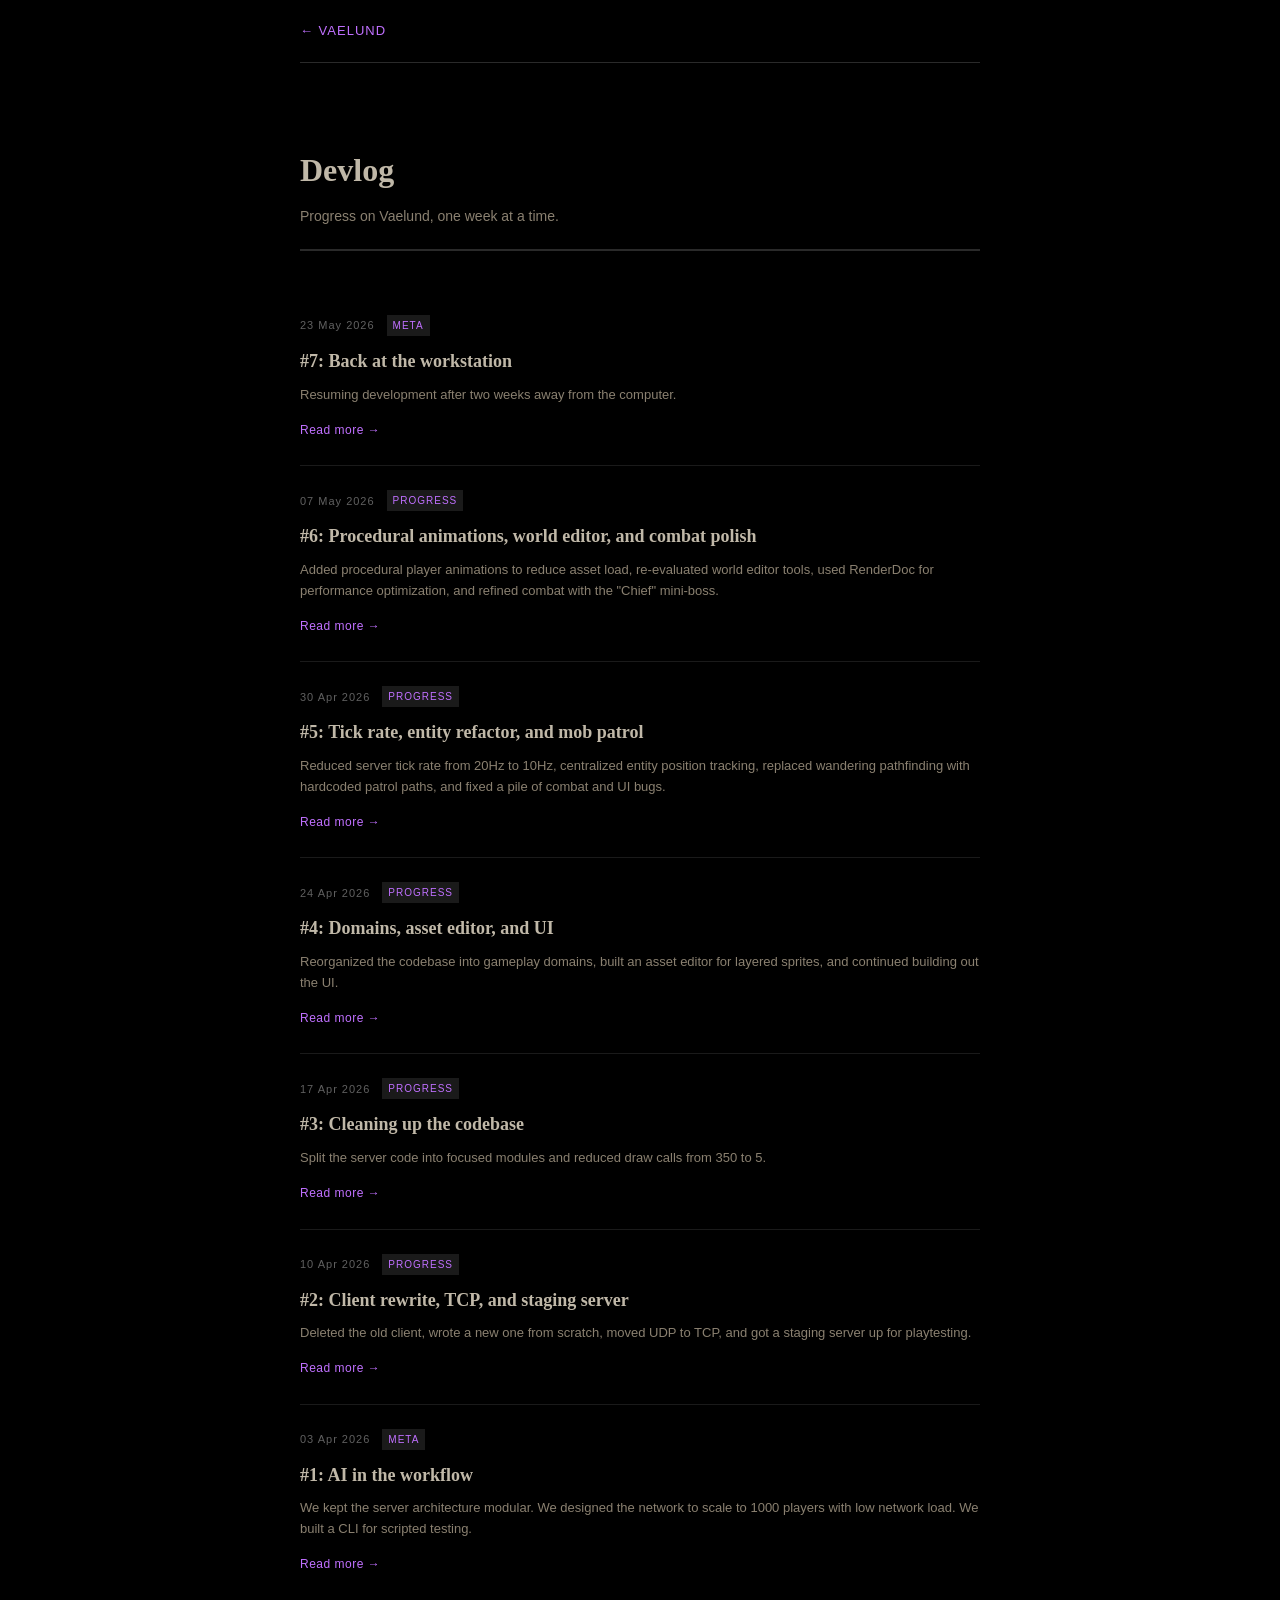
<file: devlog/index.html>
<!DOCTYPE html>
<html lang="en">
<head>
  <meta charset="utf-8">
  <meta name="viewport" content="width=device-width, initial-scale=1">
  <title>Devlog -- Vaelund</title>
  <link rel="stylesheet" href="/static/css/devlog.css">
  <link rel="icon" type="image/png" href="/favicon.png">
</head>
<body>
  <nav class="devlog-nav">
    <a href="/" class="site-link">← Vaelund</a>
  </nav>
  <main class="devlog-index">
    <header class="index-header">
      <h1>Devlog</h1>
      <p>Progress on Vaelund, one week at a time.</p>
    </header>
    <div class="post-list">
      <article class="post-card">
        <div class="post-meta">
          <span class="post-date">23 May 2026</span>
          <span class="post-tag">meta</span>
        </div>
        <h2 class="post-title"><a href="/devlog/7-back-at-the-workstation">#7: Back at the workstation</a></h2>
        <p class="post-excerpt">Resuming development after two weeks away from the computer.</p>
        <a href="/devlog/7-back-at-the-workstation" class="read-more">Read more →</a>
      </article>

      <article class="post-card">
        <div class="post-meta">
          <span class="post-date">07 May 2026</span>
          <span class="post-tag">progress</span>
        </div>
        <h2 class="post-title"><a href="/devlog/6-procedural-animations-world-editor-and-combat-polish">#6: Procedural animations, world editor, and combat polish</a></h2>
        <p class="post-excerpt">Added procedural player animations to reduce asset load, re-evaluated world editor tools, used RenderDoc for performance optimization, and refined combat with the "Chief" mini-boss.</p>
        <a href="/devlog/6-procedural-animations-world-editor-and-combat-polish" class="read-more">Read more →</a>
      </article>

      <article class="post-card">
        <div class="post-meta">
          <span class="post-date">30 Apr 2026</span>
          <span class="post-tag">progress</span>
        </div>
        <h2 class="post-title"><a href="/devlog/5-tick-rate-entity-refactor-and-mob-patrol">#5: Tick rate, entity refactor, and mob patrol</a></h2>
        <p class="post-excerpt">Reduced server tick rate from 20Hz to 10Hz, centralized entity position tracking, replaced wandering pathfinding with hardcoded patrol paths, and fixed a pile of combat and UI bugs.</p>
        <a href="/devlog/5-tick-rate-entity-refactor-and-mob-patrol" class="read-more">Read more →</a>
      </article>

      <article class="post-card">
        <div class="post-meta">
          <span class="post-date">24 Apr 2026</span>
          <span class="post-tag">progress</span>
        </div>
        <h2 class="post-title"><a href="/devlog/4-domains-asset-editor-and-ui">#4: Domains, asset editor, and UI</a></h2>
        <p class="post-excerpt">Reorganized the codebase into gameplay domains, built an asset editor for layered sprites, and continued building out the UI.</p>
        <a href="/devlog/4-domains-asset-editor-and-ui" class="read-more">Read more →</a>
      </article>

      <article class="post-card">
        <div class="post-meta">
          <span class="post-date">17 Apr 2026</span>
          <span class="post-tag">progress</span>
        </div>
        <h2 class="post-title"><a href="/devlog/3-cleaning-up-the-codebase">#3: Cleaning up the codebase</a></h2>
        <p class="post-excerpt">Split the server code into focused modules and reduced draw calls from 350 to 5.</p>
        <a href="/devlog/3-cleaning-up-the-codebase" class="read-more">Read more →</a>
      </article>

      <article class="post-card">
        <div class="post-meta">
          <span class="post-date">10 Apr 2026</span>
          <span class="post-tag">progress</span>
        </div>
        <h2 class="post-title"><a href="/devlog/2-client-rewrite-tcp-and-staging-server">#2: Client rewrite, TCP, and staging server</a></h2>
        <p class="post-excerpt">Deleted the old client, wrote a new one from scratch, moved UDP to TCP, and got a staging server up for playtesting.</p>
        <a href="/devlog/2-client-rewrite-tcp-and-staging-server" class="read-more">Read more →</a>
      </article>

      <article class="post-card">
        <div class="post-meta">
          <span class="post-date">03 Apr 2026</span>
          <span class="post-tag">meta</span>
        </div>
        <h2 class="post-title"><a href="/devlog/1-ai-in-the-workflow">#1: AI in the workflow</a></h2>
        <p class="post-excerpt">We kept the server architecture modular. We designed the network to scale to 1000 players with low network load. We built a CLI for scripted testing.</p>
        <a href="/devlog/1-ai-in-the-workflow" class="read-more">Read more →</a>
      </article>

    </div>
  </main>
</body>
</html>
</file>
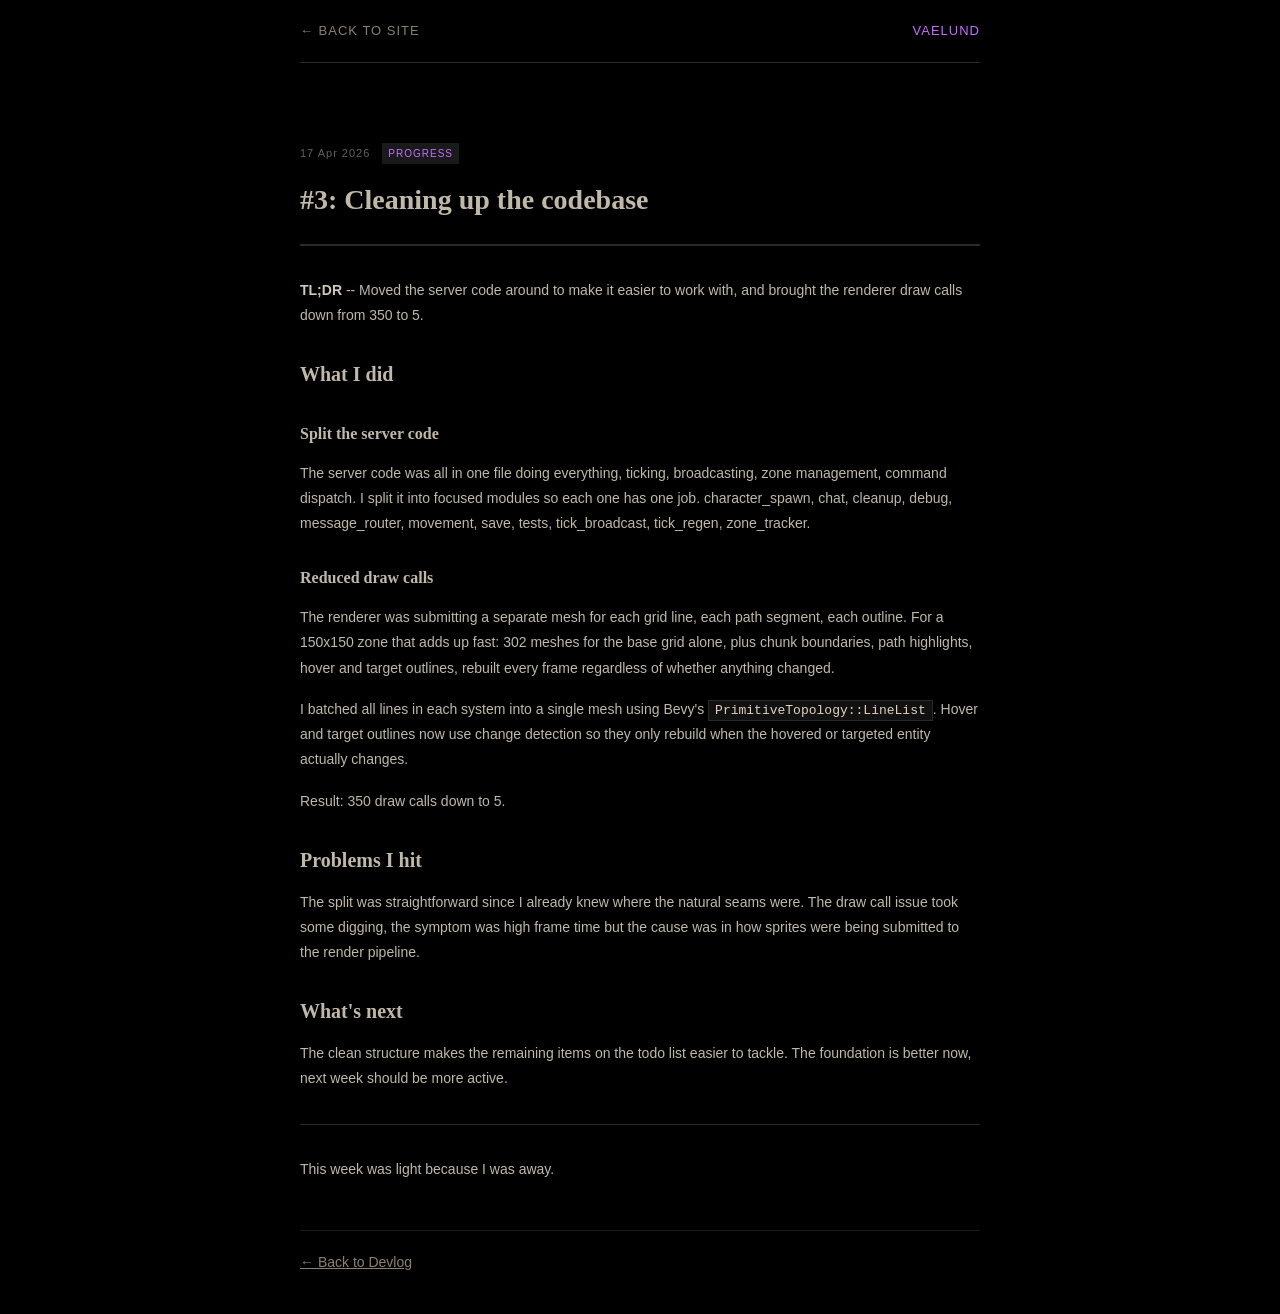
<file: devlog/3-cleaning-up-the-codebase.html>
<!DOCTYPE html>
<html lang="en">
<head>
  <meta charset="utf-8">
  <meta name="viewport" content="width=device-width, initial-scale=1">
  <title>#3: Cleaning up the codebase -- Vaelund Devlog</title>
  <link rel="stylesheet" href="/static/css/devlog.css">
  <link rel="icon" type="image/png" href="/favicon.png">
</head>
<body>
  <nav class="devlog-nav">
    <a href="/#devlog" class="back-link">← Back to site</a>
    <a href="/" class="site-link">Vaelund</a>
  </nav>
  <main class="devlog-post">
    <header class="post-header">
      <div class="post-meta">
        <span class="post-date">17 Apr 2026</span>
        <span class="post-tag">progress</span>
      </div>
      <h1 class="post-title">#3: Cleaning up the codebase</h1>
    </header>
    <div class="post-body">
<p><strong>TL;DR</strong> -- Moved the server code around to make it easier to work with, and brought the renderer draw calls down from 350 to 5.</p>
<h2>What I did</h2>
<h3>Split the server code</h3>
<p>The server code was all in one file doing everything, ticking, broadcasting, zone management, command dispatch. I split it into focused modules so each one has one job. character_spawn, chat, cleanup, debug, message_router, movement, save, tests, tick_broadcast, tick_regen, zone_tracker.</p>
<h3>Reduced draw calls</h3>
<p>The renderer was submitting a separate mesh for each grid line, each path segment, each outline. For a 150x150 zone that adds up fast: 302 meshes for the base grid alone, plus chunk boundaries, path highlights, hover and target outlines, rebuilt every frame regardless of whether anything changed.</p>
<p>I batched all lines in each system into a single mesh using Bevy's <code>PrimitiveTopology::LineList</code>. Hover and target outlines now use change detection so they only rebuild when the hovered or targeted entity actually changes.</p>
<p>Result: 350 draw calls down to 5.</p>
<h2>Problems I hit</h2>
<p>The split was straightforward since I already knew where the natural seams were. The draw call issue took some digging, the symptom was high frame time but the cause was in how sprites were being submitted to the render pipeline.</p>
<h2>What's next</h2>
<p>The clean structure makes the remaining items on the todo list easier to tackle. The foundation is better now, next week should be more active.</p>
<hr>
<p>This week was light because I was away.</p>
    </div>
    <footer class="post-footer">
      <a href="/devlog/" class="back-link">← Back to Devlog</a>
    </footer>
  </main>
</body>
</html>
</file>
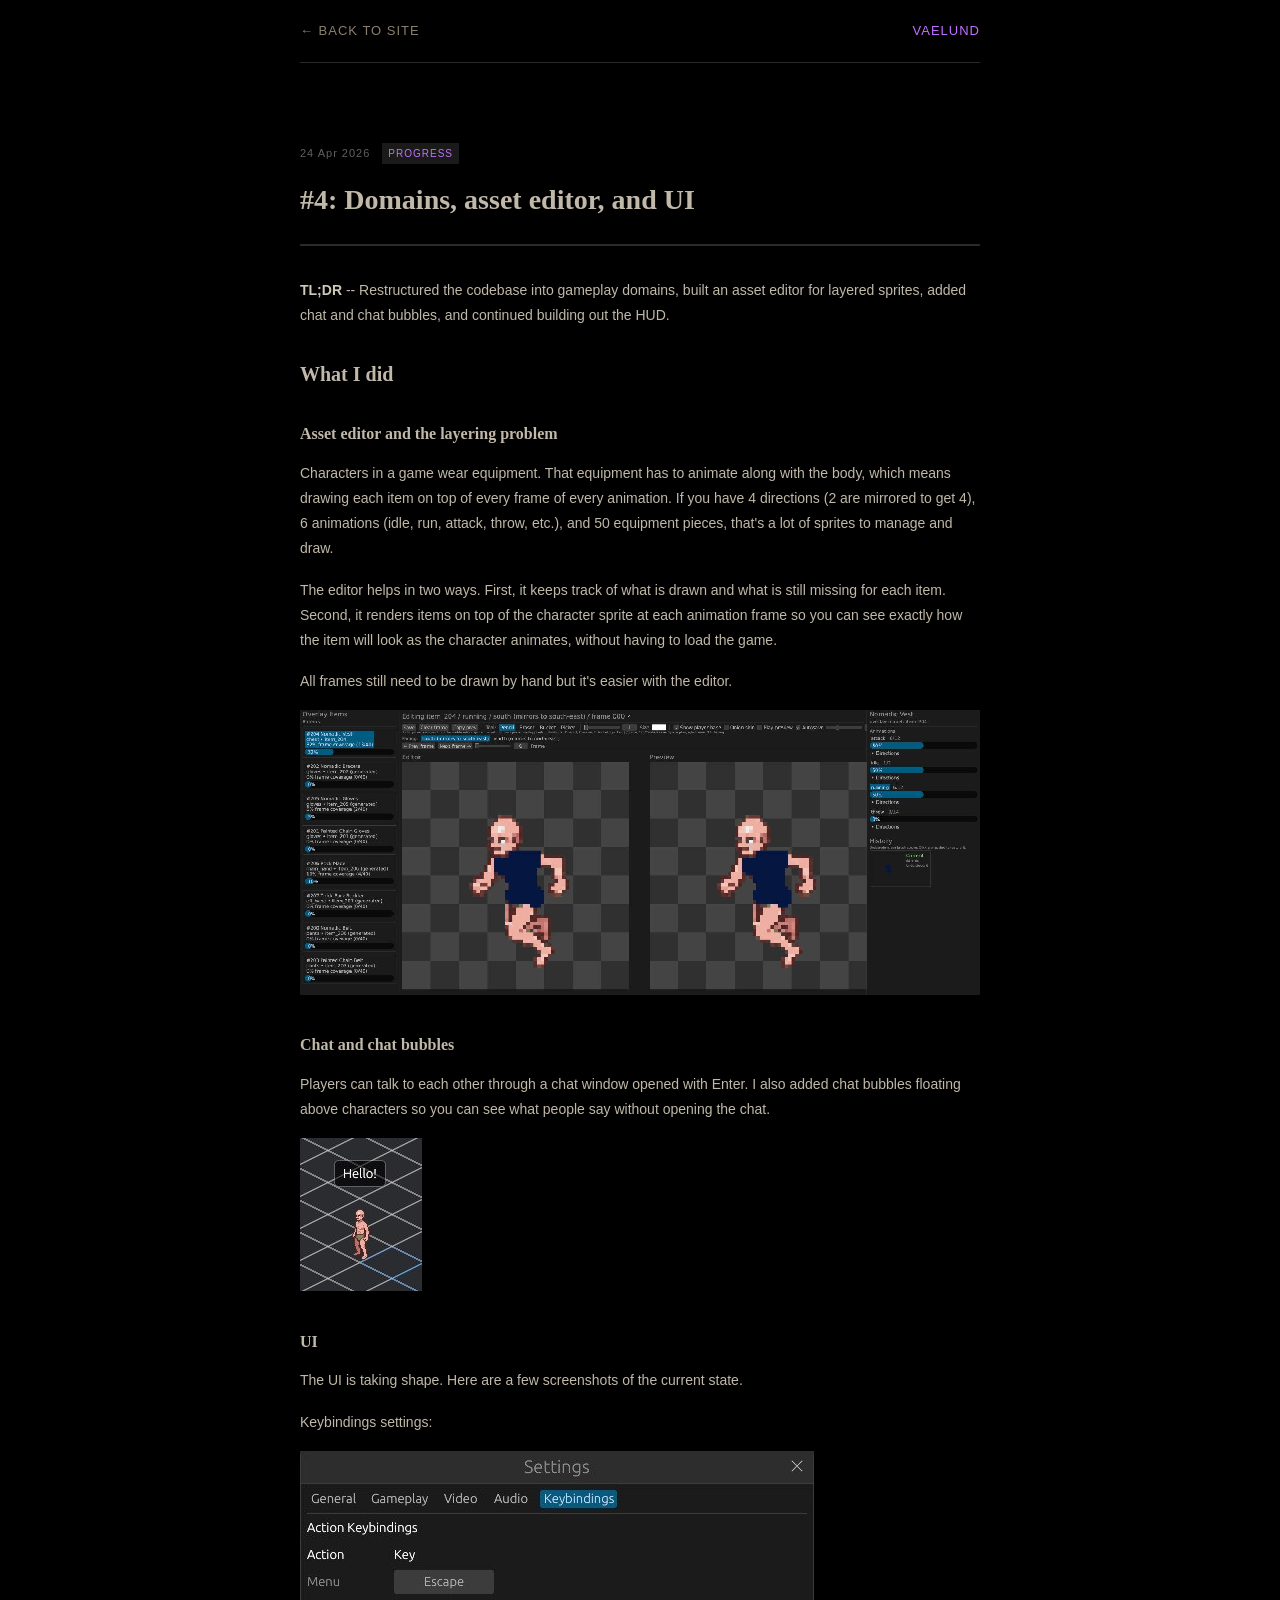
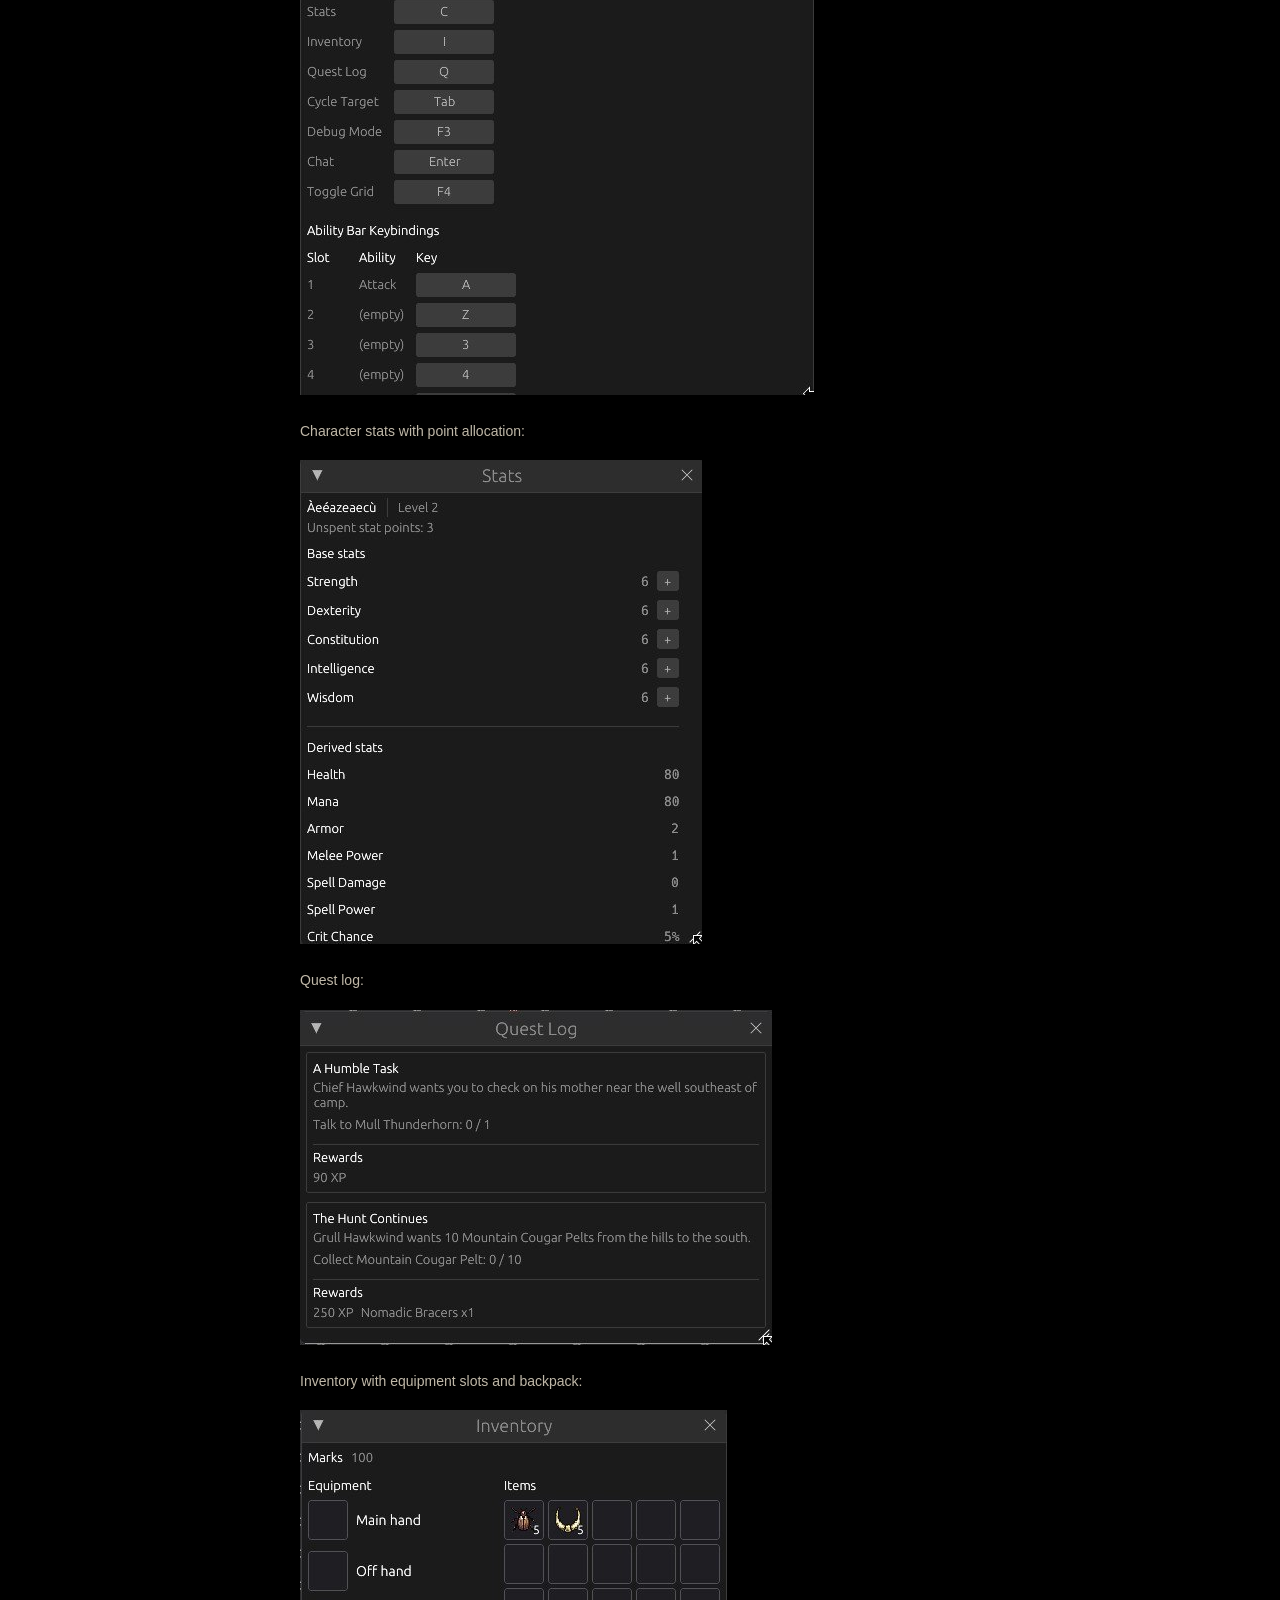
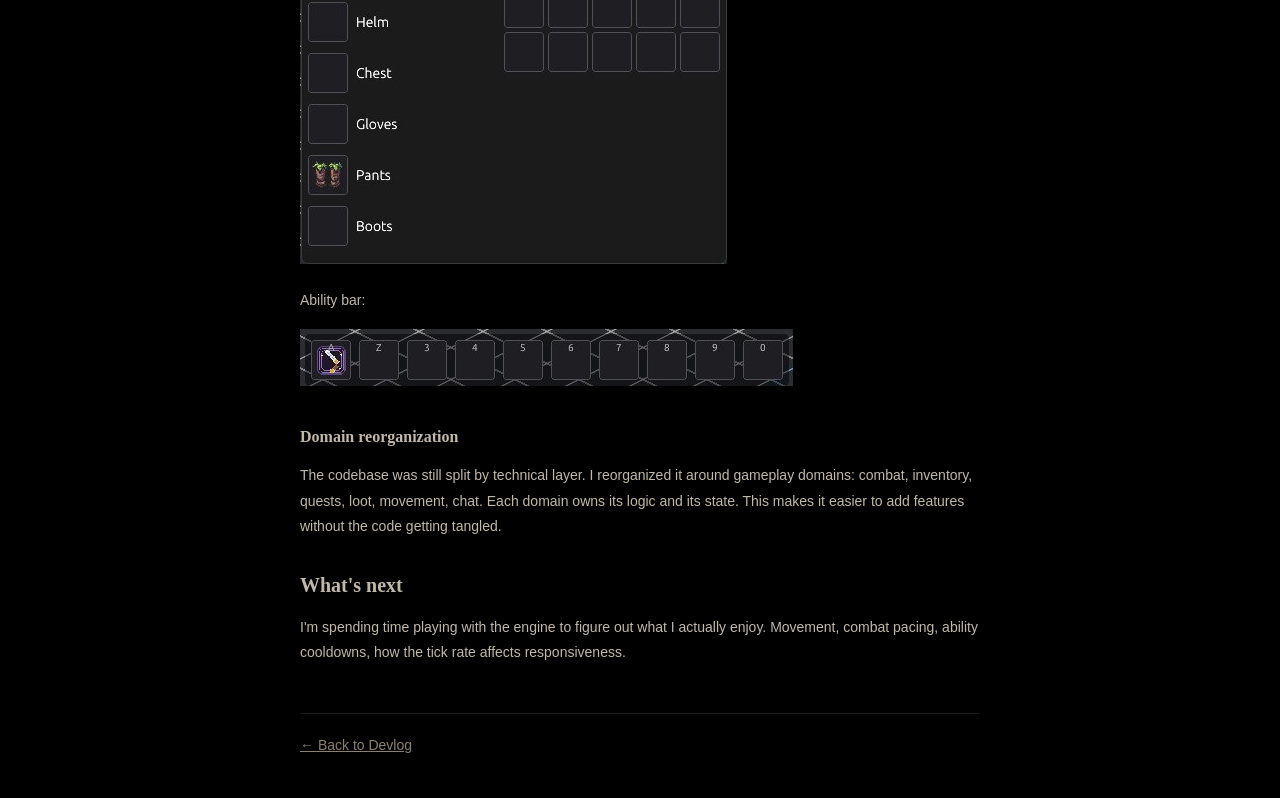
<file: devlog/4-domains-asset-editor-and-ui.html>
<!DOCTYPE html>
<html lang="en">
<head>
  <meta charset="utf-8">
  <meta name="viewport" content="width=device-width, initial-scale=1">
  <title>#4: Domains, asset editor, and UI -- Vaelund Devlog</title>
  <link rel="stylesheet" href="/static/css/devlog.css">
  <link rel="icon" type="image/png" href="/favicon.png">
</head>
<body>
  <nav class="devlog-nav">
    <a href="/#devlog" class="back-link">← Back to site</a>
    <a href="/" class="site-link">Vaelund</a>
  </nav>
  <main class="devlog-post">
    <header class="post-header">
      <div class="post-meta">
        <span class="post-date">24 Apr 2026</span>
        <span class="post-tag">progress</span>
      </div>
      <h1 class="post-title">#4: Domains, asset editor, and UI</h1>
    </header>
    <div class="post-body">
<p><strong>TL;DR</strong> -- Restructured the codebase into gameplay domains, built an asset editor for layered sprites, added chat and chat bubbles, and continued building out the HUD.</p>
<h2>What I did</h2>
<h3>Asset editor and the layering problem</h3>
<p>Characters in a game wear equipment. That equipment has to animate along with the body, which means drawing each item on top of every frame of every animation. If you have 4 directions (2 are mirrored to get 4), 6 animations (idle, run, attack, throw, etc.), and 50 equipment pieces, that's a lot of sprites to manage and draw.</p>
<p>The editor helps in two ways. First, it keeps track of what is drawn and what is still missing for each item. Second, it renders items on top of the character sprite at each animation frame so you can see exactly how the item will look as the character animates, without having to load the game.</p>
<p>All frames still need to be drawn by hand but it's easier with the editor.</p>
<p><img src="/static/img/screenshot-asset-editor.jpg" alt="Asset Editor" style="max-width:100%;"></p>
<h3>Chat and chat bubbles</h3>
<p>Players can talk to each other through a chat window opened with Enter. I also added chat bubbles floating above characters so you can see what people say without opening the chat.</p>
<p><img src="/static/img/screenshot-chat.jpg" alt="Chat" style="max-width:100%;"></p>
<h3>UI</h3>
<p>The UI is taking shape. Here are a few screenshots of the current state.</p>
<p>Keybindings settings:</p>
<p><img src="/static/img/screenshot-keybindings.jpg" alt="Keybindings" style="max-width:100%;"></p>
<p>Character stats with point allocation:</p>
<p><img src="/static/img/screenshot-stats.jpg" alt="Stats" style="max-width:100%;"></p>
<p>Quest log:</p>
<p><img src="/static/img/screenshot-quest-log.jpg" alt="Quest Log" style="max-width:100%;"></p>
<p>Inventory with equipment slots and backpack:</p>
<p><img src="/static/img/screenshot-inventory.jpg" alt="Inventory" style="max-width:100%;"></p>
<p>Ability bar:</p>
<p><img src="/static/img/screenshot-ability-bar.jpg" alt="Ability Bar" style="max-width:100%;"></p>
<h3>Domain reorganization</h3>
<p>The codebase was still split by technical layer. I reorganized it around gameplay domains: combat, inventory, quests, loot, movement, chat. Each domain owns its logic and its state. This makes it easier to add features without the code getting tangled.</p>
<h2>What's next</h2>
<p>I'm spending time playing with the engine to figure out what I actually enjoy. Movement, combat pacing, ability cooldowns, how the tick rate affects responsiveness.</p>
    </div>
    <footer class="post-footer">
      <a href="/devlog/" class="back-link">← Back to Devlog</a>
    </footer>
  </main>
</body>
</html>
</file>
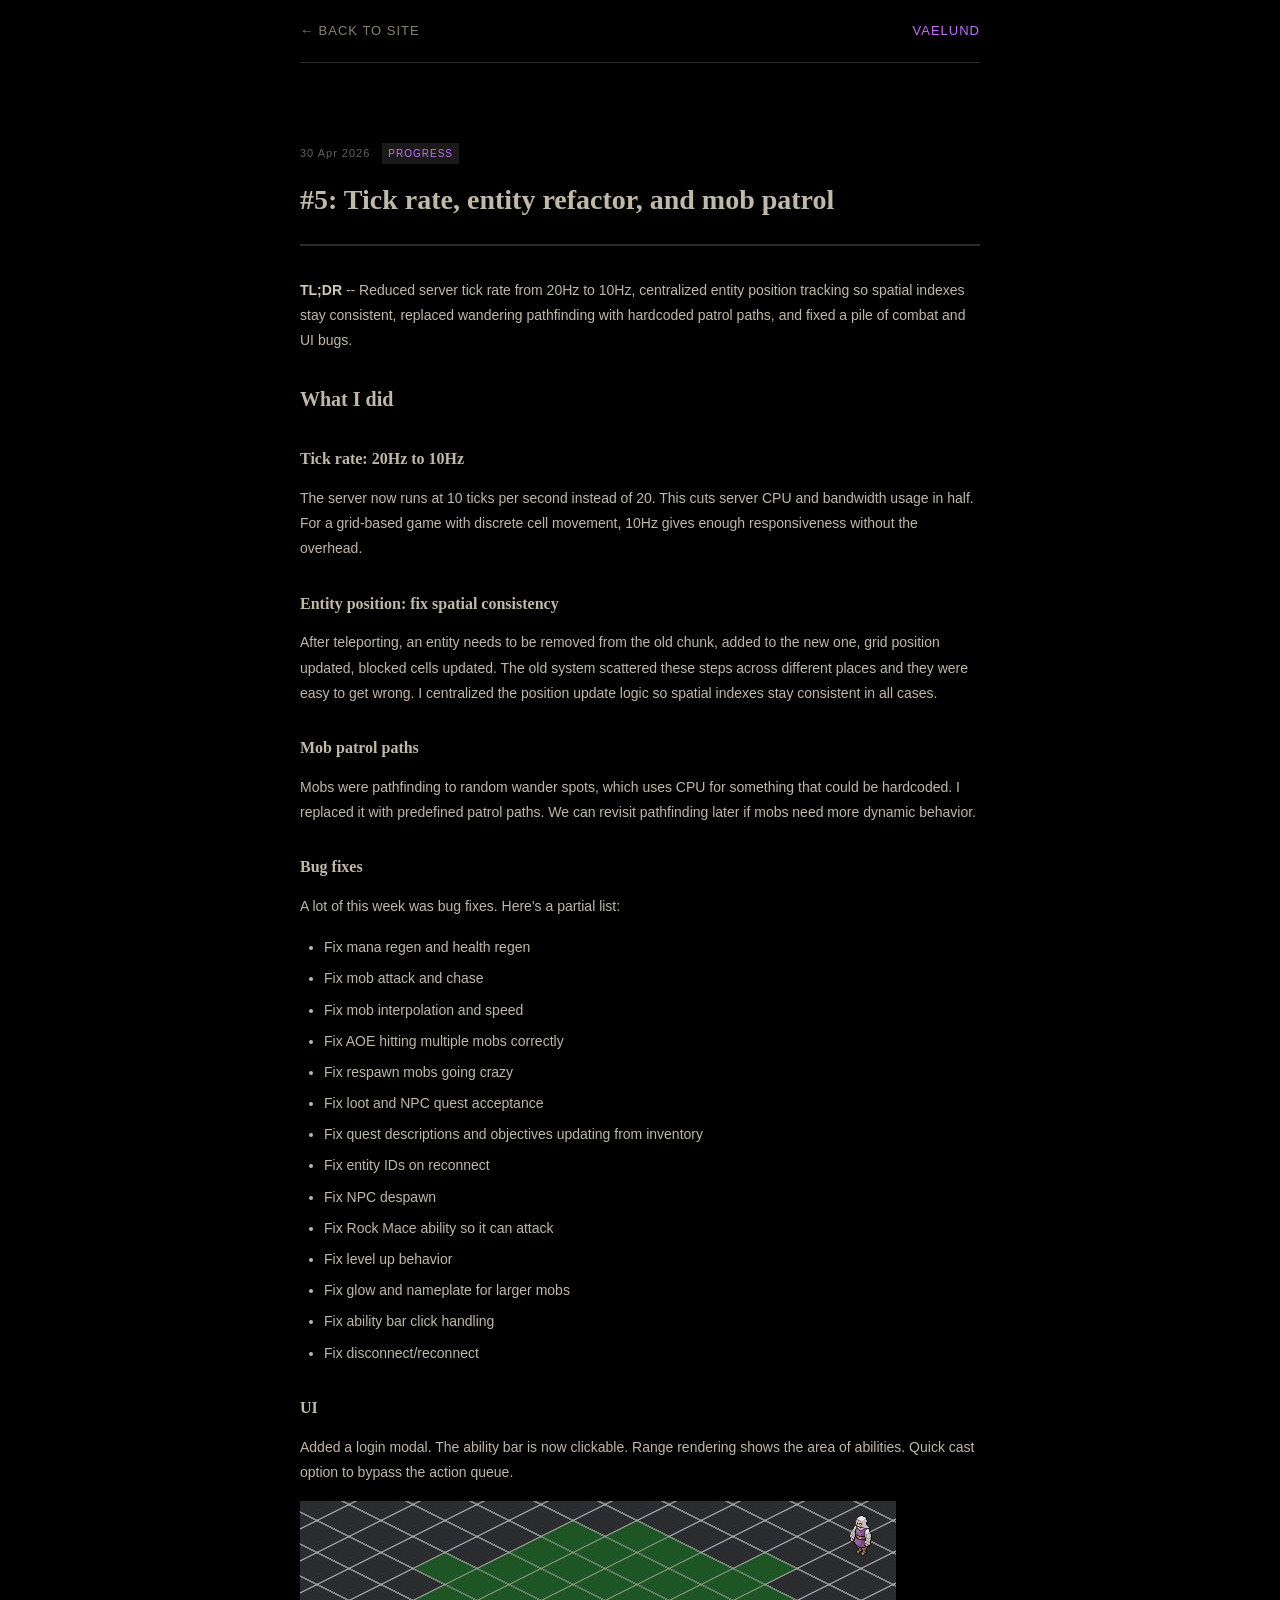
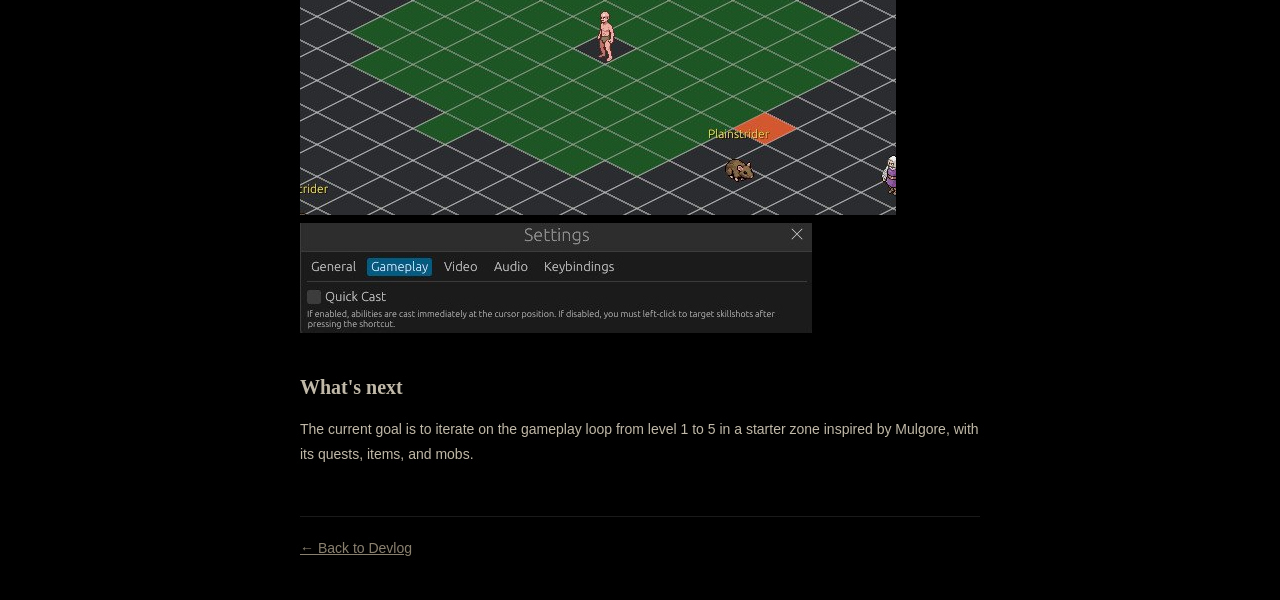
<file: devlog/5-tick-rate-entity-refactor-and-mob-patrol.html>
<!DOCTYPE html>
<html lang="en">
<head>
  <meta charset="utf-8">
  <meta name="viewport" content="width=device-width, initial-scale=1">
  <title>#5: Tick rate, entity refactor, and mob patrol -- Vaelund Devlog</title>
  <link rel="stylesheet" href="/static/css/devlog.css">
  <link rel="icon" type="image/png" href="/favicon.png">
</head>
<body>
  <nav class="devlog-nav">
    <a href="/#devlog" class="back-link">← Back to site</a>
    <a href="/" class="site-link">Vaelund</a>
  </nav>
  <main class="devlog-post">
    <header class="post-header">
      <div class="post-meta">
        <span class="post-date">30 Apr 2026</span>
        <span class="post-tag">progress</span>
      </div>
      <h1 class="post-title">#5: Tick rate, entity refactor, and mob patrol</h1>
    </header>
    <div class="post-body">
<p><strong>TL;DR</strong> -- Reduced server tick rate from 20Hz to 10Hz, centralized entity position tracking so spatial indexes stay consistent, replaced wandering pathfinding with hardcoded patrol paths, and fixed a pile of combat and UI bugs.</p>
<h2>What I did</h2>
<h3>Tick rate: 20Hz to 10Hz</h3>
<p>The server now runs at 10 ticks per second instead of 20. This cuts server CPU and bandwidth usage in half. For a grid-based game with discrete cell movement, 10Hz gives enough responsiveness without the overhead.</p>
<h3>Entity position: fix spatial consistency</h3>
<p>After teleporting, an entity needs to be removed from the old chunk, added to the new one, grid position updated, blocked cells updated. The old system scattered these steps across different places and they were easy to get wrong. I centralized the position update logic so spatial indexes stay consistent in all cases.</p>
<h3>Mob patrol paths</h3>
<p>Mobs were pathfinding to random wander spots, which uses CPU for something that could be hardcoded. I replaced it with predefined patrol paths. We can revisit pathfinding later if mobs need more dynamic behavior.</p>
<h3>Bug fixes</h3>
<p>A lot of this week was bug fixes. Here's a partial list:</p>
<ul>
<li>Fix mana regen and health regen</li>
<li>Fix mob attack and chase</li>
<li>Fix mob interpolation and speed</li>
<li>Fix AOE hitting multiple mobs correctly</li>
<li>Fix respawn mobs going crazy</li>
<li>Fix loot and NPC quest acceptance</li>
<li>Fix quest descriptions and objectives updating from inventory</li>
<li>Fix entity IDs on reconnect</li>
<li>Fix NPC despawn</li>
<li>Fix Rock Mace ability so it can attack</li>
<li>Fix level up behavior</li>
<li>Fix glow and nameplate for larger mobs</li>
<li>Fix ability bar click handling</li>
<li>Fix disconnect/reconnect</li>
</ul>
<h3>UI</h3>
<p>Added a login modal. The ability bar is now clickable. Range rendering shows the area of abilities. Quick cast option to bypass the action queue.</p>
<p><img src="/static/img/screenshot-range-rendering.jpg" alt="Range Rendering" style="max-width:100%;"> <img src="/static/img/screenshot-quickcast.jpg" alt="Quick Cast" style="max-width:100%;"></p>
<h2>What's next</h2>
<p>The current goal is to iterate on the gameplay loop from level 1 to 5 in a starter zone inspired by Mulgore, with its quests, items, and mobs.</p>
    </div>
    <footer class="post-footer">
      <a href="/devlog/" class="back-link">← Back to Devlog</a>
    </footer>
  </main>
</body>
</html>
</file>
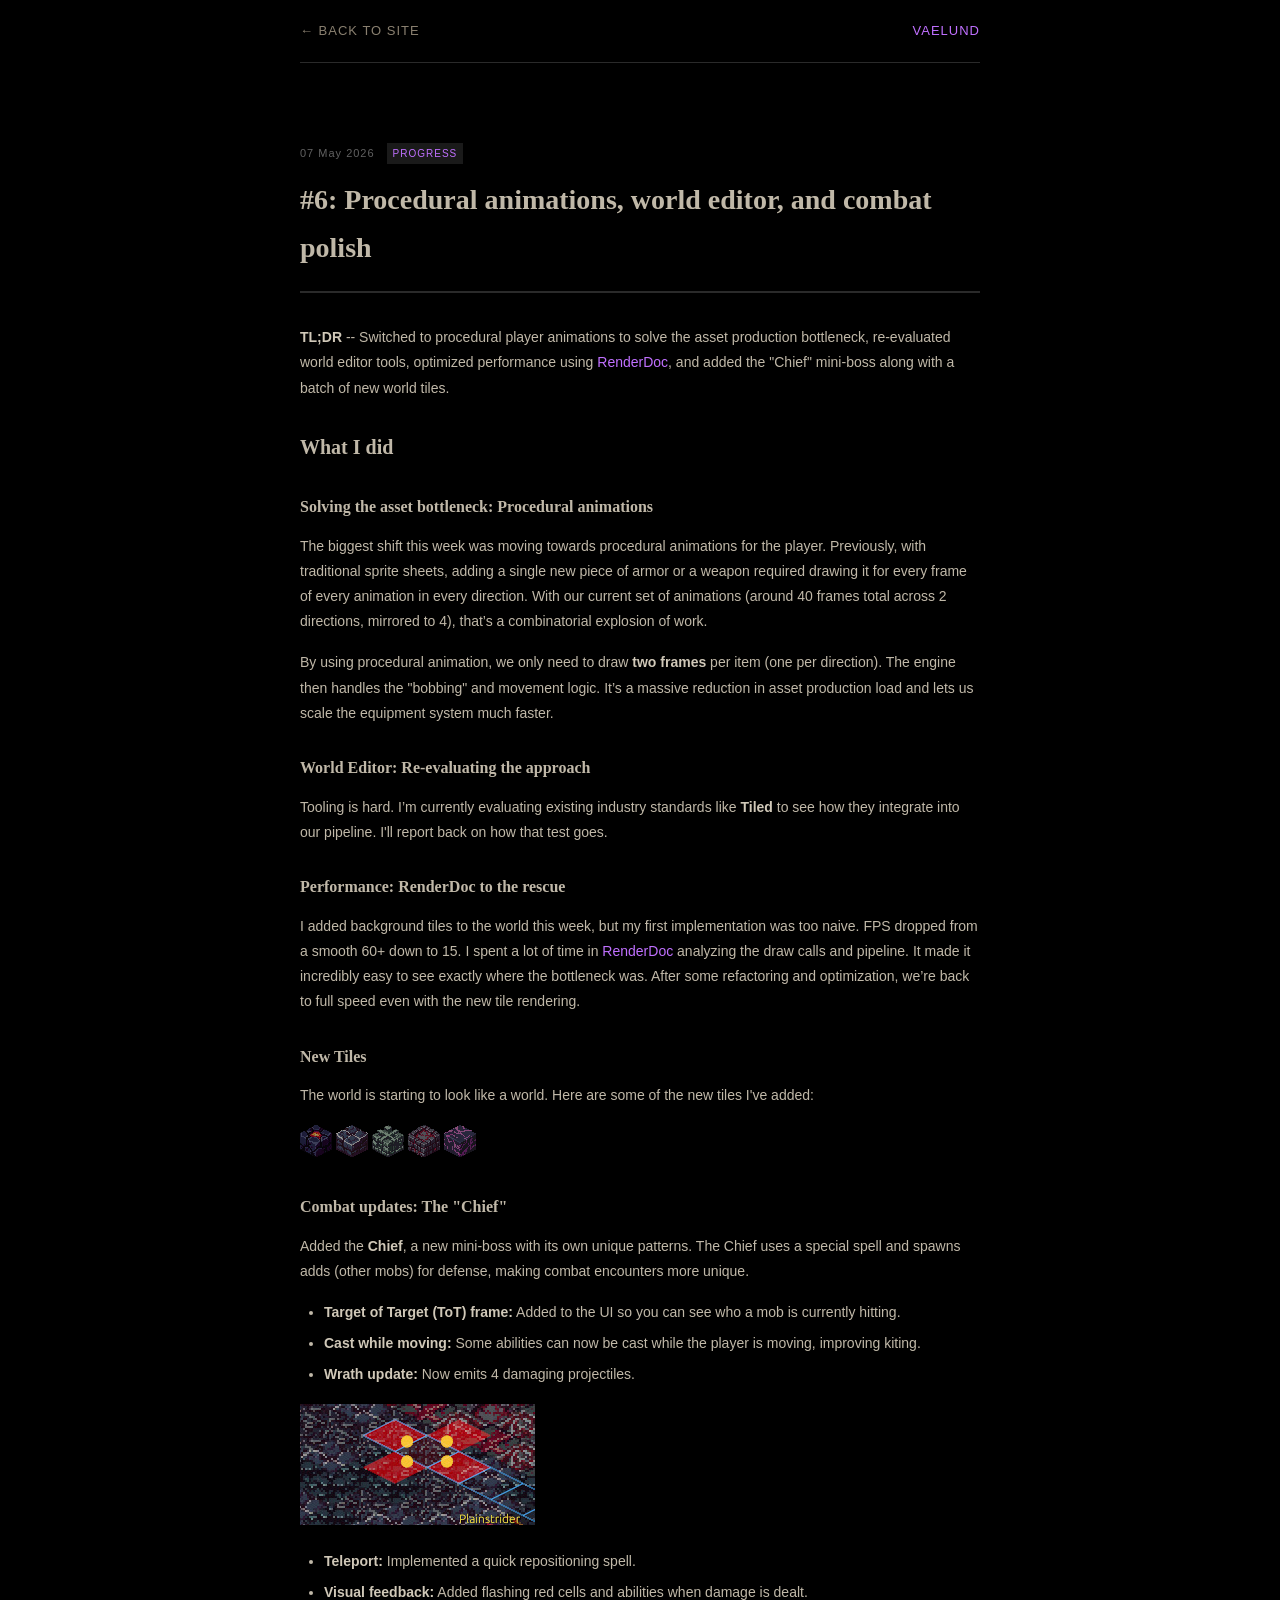
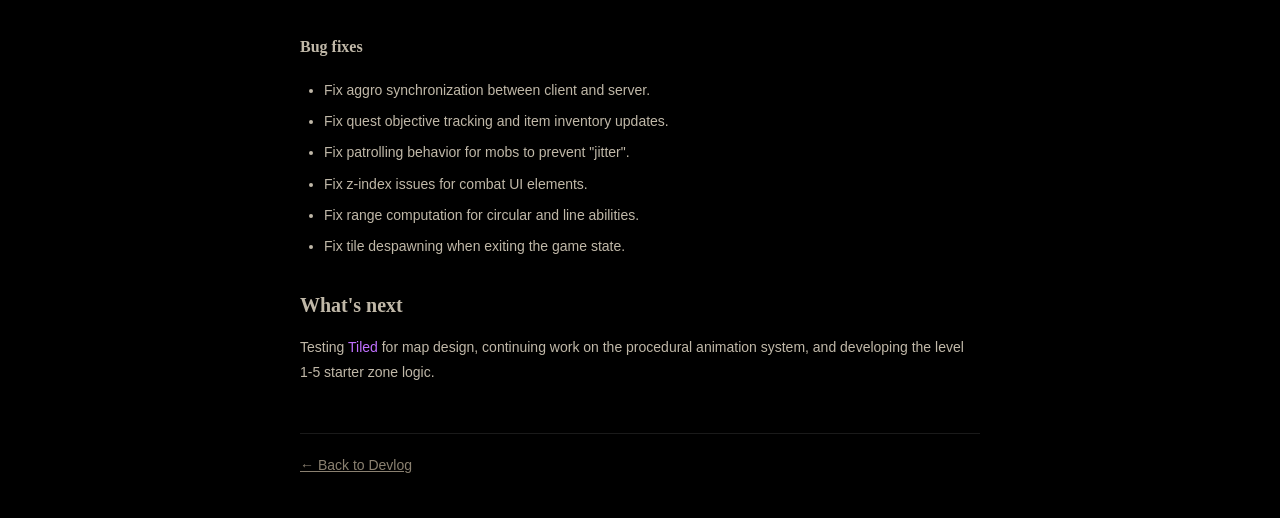
<file: devlog/6-procedural-animations-world-editor-and-combat-polish.html>
<!DOCTYPE html>
<html lang="en">
<head>
  <meta charset="utf-8">
  <meta name="viewport" content="width=device-width, initial-scale=1">
  <title>#6: Procedural animations, world editor, and combat polish -- Vaelund Devlog</title>
  <link rel="stylesheet" href="/static/css/devlog.css">
  <link rel="icon" type="image/png" href="/favicon.png">
</head>
<body>
  <nav class="devlog-nav">
    <a href="/#devlog" class="back-link">← Back to site</a>
    <a href="/" class="site-link">Vaelund</a>
  </nav>
  <main class="devlog-post">
    <header class="post-header">
      <div class="post-meta">
        <span class="post-date">07 May 2026</span>
        <span class="post-tag">progress</span>
      </div>
      <h1 class="post-title">#6: Procedural animations, world editor, and combat polish</h1>
    </header>
    <div class="post-body">
<p><strong>TL;DR</strong> -- Switched to procedural player animations to solve the asset production bottleneck, re-evaluated world editor tools, optimized performance using <a href="https://renderdoc.org/">RenderDoc</a>, and added the "Chief" mini-boss along with a batch of new world tiles.</p>
<h2>What I did</h2>
<h3>Solving the asset bottleneck: Procedural animations</h3>
<p>The biggest shift this week was moving towards procedural animations for the player. Previously, with traditional sprite sheets, adding a single new piece of armor or a weapon required drawing it for every frame of every animation in every direction. With our current set of animations (around 40 frames total across 2 directions, mirrored to 4), that’s a combinatorial explosion of work.</p>
<p>By using procedural animation, we only need to draw <strong>two frames</strong> per item (one per direction). The engine then handles the "bobbing" and movement logic. It’s a massive reduction in asset production load and lets us scale the equipment system much faster.</p>
<h3>World Editor: Re-evaluating the approach</h3>
<p>Tooling is hard. I’m currently evaluating existing industry standards like <a href="https://www.mapeditor.org/"><strong>Tiled</strong></a> to see how they integrate into our pipeline. I'll report back on how that test goes.</p>
<h3>Performance: RenderDoc to the rescue</h3>
<p>I added background tiles to the world this week, but my first implementation was too naive. FPS dropped from a smooth 60+ down to 15. I spent a lot of time in <a href="https://renderdoc.org/">RenderDoc</a> analyzing the draw calls and pipeline. It made it incredibly easy to see exactly where the bottleneck was. After some refactoring and optimization, we’re back to full speed even with the new tile rendering.</p>
<h3>New Tiles</h3>
<p>The world is starting to look like a world. Here are some of the new tiles I've added:</p>
<p><img src="/static/img/tiles/diablo_0.png" alt="Tile 0" style="max-width:100%;"> <img src="/static/img/tiles/diablo_1.png" alt="Tile 1" style="max-width:100%;"> <img src="/static/img/tiles/diablo_2.png" alt="Tile 2" style="max-width:100%;"> <img src="/static/img/tiles/diablo_3.png" alt="Tile 3" style="max-width:100%;"> <img src="/static/img/tiles/diablo_4.png" alt="Tile 4" style="max-width:100%;"></p>
<h3>Combat updates: The "Chief"</h3>
<p>Added the <strong>Chief</strong>, a new mini-boss with its own unique patterns. The Chief uses a special spell and spawns adds (other mobs) for defense, making combat encounters more unique.</p>
<ul>
<li><strong>Target of Target (ToT) frame:</strong> Added to the UI so you can see who a mob is currently hitting.</li>
<li><strong>Cast while moving:</strong> Some abilities can now be cast while the player is moving, improving kiting.</li>
<li><strong>Wrath update:</strong> Now emits 4 damaging projectiles.</li>
</ul>
<p><img src="/static/img/screenshot-wrath-impact.jpg" alt="Wrath Impact" style="max-width:100%;"></p>
<ul>
<li><strong>Teleport:</strong> Implemented a quick repositioning spell.</li>
<li><strong>Visual feedback:</strong> Added flashing red cells and abilities when damage is dealt.</li>
</ul>
<h3>Bug fixes</h3>
<ul>
<li>Fix aggro synchronization between client and server.</li>
<li>Fix quest objective tracking and item inventory updates.</li>
<li>Fix patrolling behavior for mobs to prevent "jitter".</li>
<li>Fix z-index issues for combat UI elements.</li>
<li>Fix range computation for circular and line abilities.</li>
<li>Fix tile despawning when exiting the game state.</li>
</ul>
<h2>What's next</h2>
<p>Testing <a href="https://www.mapeditor.org/">Tiled</a> for map design, continuing work on the procedural animation system, and developing the level 1-5 starter zone logic.</p>
    </div>
    <footer class="post-footer">
      <a href="/devlog/" class="back-link">← Back to Devlog</a>
    </footer>
  </main>
</body>
</html>
</file>
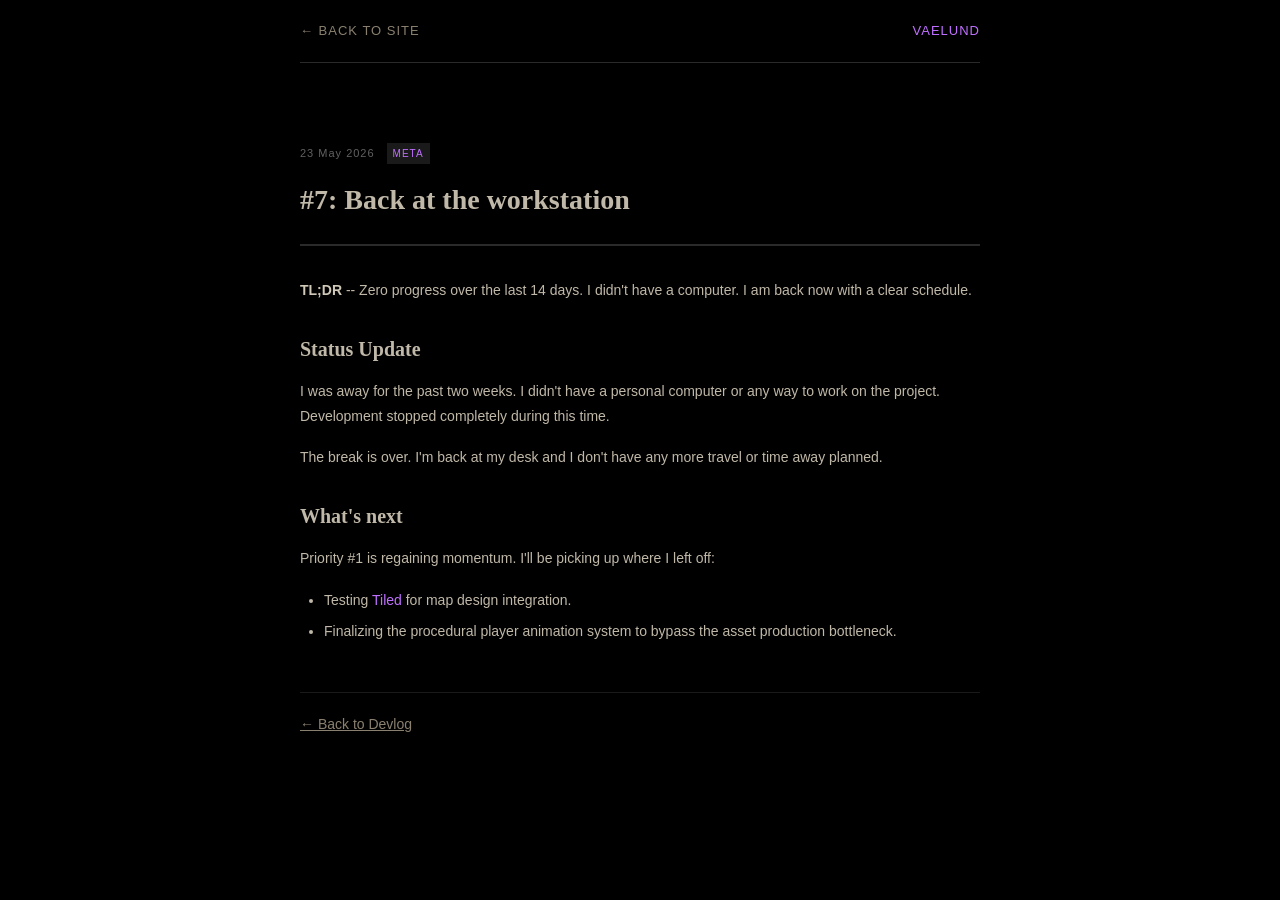
<file: devlog/7-back-at-the-workstation.html>
<!DOCTYPE html>
<html lang="en">
<head>
  <meta charset="utf-8">
  <meta name="viewport" content="width=device-width, initial-scale=1">
  <title>#7: Back at the workstation -- Vaelund Devlog</title>
  <link rel="stylesheet" href="/static/css/devlog.css">
  <link rel="icon" type="image/png" href="/favicon.png">
</head>
<body>
  <nav class="devlog-nav">
    <a href="/#devlog" class="back-link">← Back to site</a>
    <a href="/" class="site-link">Vaelund</a>
  </nav>
  <main class="devlog-post">
    <header class="post-header">
      <div class="post-meta">
        <span class="post-date">23 May 2026</span>
        <span class="post-tag">meta</span>
      </div>
      <h1 class="post-title">#7: Back at the workstation</h1>
    </header>
    <div class="post-body">
<p><strong>TL;DR</strong> -- Zero progress over the last 14 days. I didn't have a computer. I am back now with a clear schedule.</p>
<h2>Status Update</h2>
<p>I was away for the past two weeks. I didn't have a personal computer or any way to work on the project. Development stopped completely during this time. </p>
<p>The break is over. I'm back at my desk and I don't have any more travel or time away planned.</p>
<h2>What's next</h2>
<p>Priority #1 is regaining momentum. I'll be picking up where I left off:</p>
<ul>
<li>Testing <a href="https://www.mapeditor.org/">Tiled</a> for map design integration.</li>
<li>Finalizing the procedural player animation system to bypass the asset production bottleneck.</li>
</ul>
    </div>
    <footer class="post-footer">
      <a href="/devlog/" class="back-link">← Back to Devlog</a>
    </footer>
  </main>
</body>
</html>
</file>
<file: static/css/devlog.css>
/* ═══════════════════════════════════════════════════════════
   VAELUND DEVLOG -- Standalone post and index pages
   ═══════════════════════════════════════════════════════════ */

* { box-sizing: border-box; margin: 0; padding: 0; }

body {
  background: #000;
  color: #c0b8a8;
  font-family: Verdana, Geneva, sans-serif;
  font-size: 14px;
  line-height: 1.7;
  max-width: 720px;
  margin: 0 auto;
  padding: 0 20px;
}

/* ── Nav ───────────────────────────────────────────────── */

.devlog-nav {
  display: flex;
  justify-content: space-between;
  align-items: center;
  padding: 20px 0;
  border-bottom: 1px solid #2a2a2a;
  margin-bottom: 40px;
}

.devlog-nav a {
  color: #8a8070;
  text-decoration: none;
  font-size: 13px;
  letter-spacing: 1px;
  text-transform: uppercase;
}

.devlog-nav a:hover {
  color: #c070ff;
}

.back-link {
  color: #8a8070 !important;
}

.site-link {
  color: #c070ff !important;
}

/* ── Index ──────────────────────────────────────────────── */

.devlog-index {
  padding: 40px 0;
}

.index-header {
  margin-bottom: 40px;
  padding-bottom: 20px;
  border-bottom: 2px solid #2a2a2a;
}

.index-header h1 {
  font-family: Georgia, serif;
  font-size: 32px;
  color: #c0b8a8;
  margin-bottom: 8px;
  font-weight: bold;
}

.index-header p {
  color: #8a8070;
  font-size: 14px;
}

.post-list {
  display: flex;
  flex-direction: column;
  gap: 0;
}

.post-card {
  padding: 24px 0;
  border-bottom: 1px solid #1a1a1a;
}

.post-card:last-child {
  border-bottom: none;
}

.post-meta {
  display: flex;
  align-items: center;
  gap: 12px;
  margin-bottom: 10px;
}

.post-date {
  font-size: 11px;
  color: #606060;
  letter-spacing: 1px;
}

.post-tag {
  font-size: 10px;
  padding: 2px 6px;
  background: #1a1a1a;
  color: #c070ff;
  letter-spacing: 1px;
  text-transform: uppercase;
}

.post-title {
  font-family: Georgia, serif;
  font-size: 18px;
  color: #c0b8a8;
  font-weight: bold;
  margin-bottom: 8px;
}

.post-title a {
  color: #c0b8a8;
  text-decoration: none;
}

.post-title a:hover {
  color: #c070ff;
}

.post-excerpt {
  font-size: 13px;
  color: #8a8070;
  line-height: 1.6;
  margin-bottom: 12px;
}

.read-more {
  font-size: 12px;
  color: #c070ff !important;
  text-decoration: none;
  letter-spacing: 0.5px;
}

.read-more:hover {
  text-decoration: underline;
}

.empty-state {
  color: #606060;
  font-style: italic;
  padding: 20px 0;
}

/* ── Post page ──────────────────────────────────────────── */

.devlog-post {
  padding: 40px 0;
}

.post-header {
  margin-bottom: 32px;
  padding-bottom: 20px;
  border-bottom: 2px solid #2a2a2a;
}

.post-header .post-title {
  font-size: 28px;
  margin-bottom: 0;
  margin-top: 12px;
}

/* ── Post body ─────────────────────────────────────────── */

.post-body {
  font-size: 14px;
  line-height: 1.8;
}

.post-body img {
  width: auto;
  image-rendering: pixelated;
  image-rendering: -moz-crisp-edges;
  image-rendering: crisp-edges;
}

.post-body h1,
.post-body h2,
.post-body h3 {
  font-family: Georgia, serif;
  color: #c0b8a8;
  margin: 28px 0 12px;
  font-weight: bold;
}

.post-body h1 { font-size: 24px; }
.post-body h2 { font-size: 20px; }
.post-body h3 { font-size: 16px; }

.post-body p {
  margin-bottom: 16px;
  color: #c0b8a8;
}

.post-body strong {
  color: #d0c8b8;
  font-weight: bold;
}

.post-body em {
  font-style: italic;
  color: #b0a898;
}

.post-body a {
  color: #c070ff;
  text-decoration: none;
}

.post-body a:hover {
  text-decoration: underline;
}

.post-body code {
  background: #111;
  padding: 2px 6px;
  font-size: 13px;
  color: #e0d0c0;
  border: 1px solid #2a2a2a;
}

.post-body pre {
  background: #080808;
  border: 1px solid #2a2a2a;
  padding: 16px;
  overflow-x: auto;
  margin: 20px 0;
}

.post-body pre code {
  background: none;
  border: none;
  padding: 0;
  font-size: 13px;
  color: #e0d0c0;
  line-height: 1.6;
}

.post-body blockquote {
  border-left: 3px solid #c070ff;
  margin: 20px 0;
  padding: 8px 16px;
  color: #8a8070;
  background: #080808;
}

.post-body ul {
  margin: 16px 0;
  padding-left: 24px;
  list-style: disc;
}

.post-body ul li {
  margin-bottom: 6px;
  color: #c0b8a8;
}

.post-body hr {
  border: none;
  border-top: 1px solid #2a2a2a;
  margin: 32px 0;
}

/* ── Post footer ───────────────────────────────────────── */

.post-footer {
  margin-top: 48px;
  padding-top: 20px;
  border-top: 1px solid #1a1a1a;
}

/* ── Mobile ─────────────────────────────────────────────── */

@media (max-width: 700px) {
  body {
    padding: 0 12px;
  }

  .devlog-nav {
    padding: 16px 0;
  }

  .index-header h1 {
    font-size: 24px;
  }

  .post-header .post-title {
    font-size: 22px;
  }

  .post-body h1 { font-size: 20px; }
  .post-body h2 { font-size: 17px; }
}
</file>
